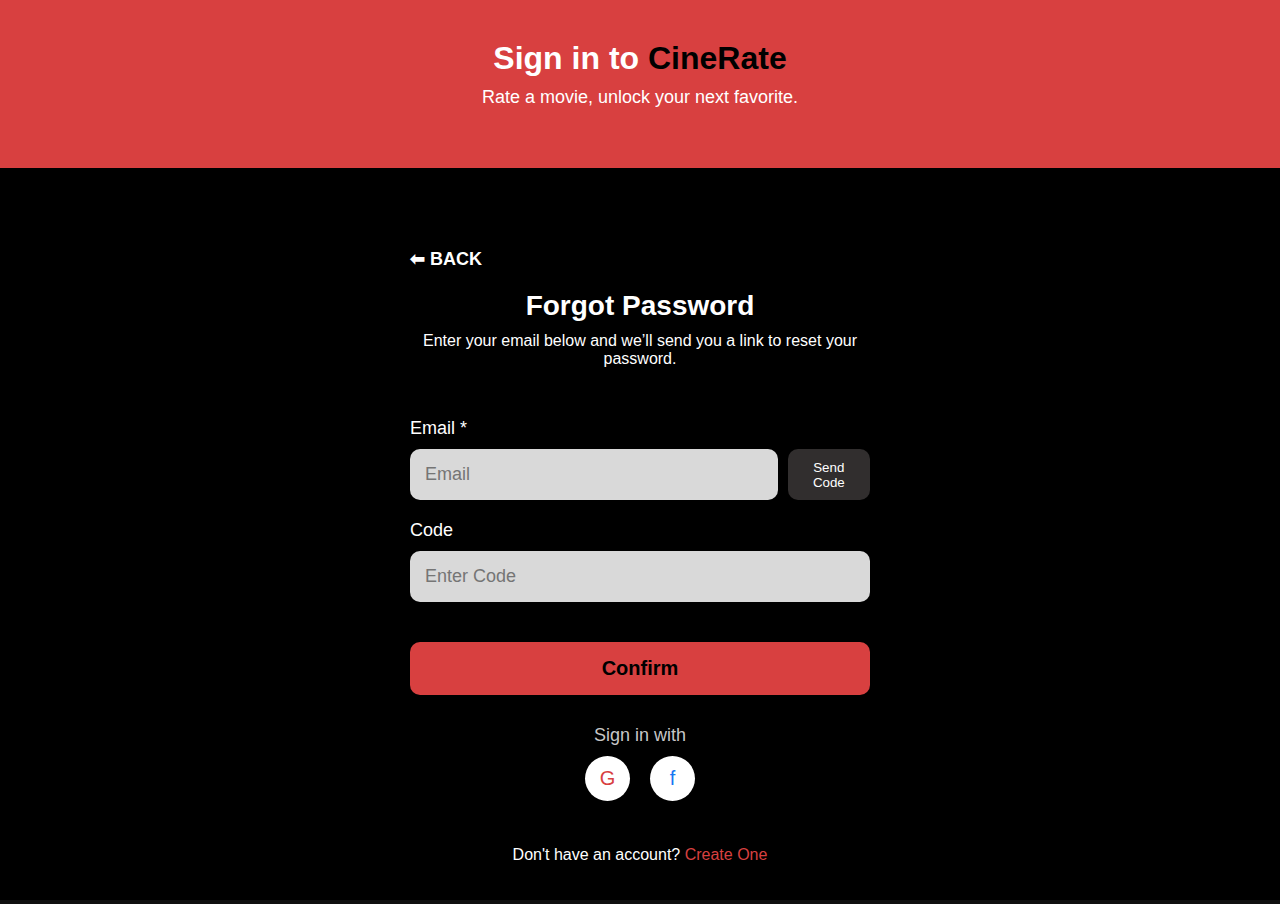
<file: Platform_filmrating/pages/forgot-password.html>
<!DOCTYPE html>
<html>
  <head>
    <meta charset="utf-8" />
    <meta name="viewport" content="width=device-width, initial-scale=1" />
    <title>CineRate - Forgot Password</title>
    <link rel="stylesheet" href="../assets/style/style.css" />
  </head>

  <body>
    <header class="header">
      <h2>Sign in to <span class="brand">CineRate</span></h2>
      <p>Rate a movie, unlock your next favorite.</p>
    </header>

    <main class="container">
      <a href="login.html" class="back-btn">⬅ BACK</a>

      <h1 class="title">Forgot Password</h1>
      <p class="subtitle">
        Enter your email below and we’ll send you a link to reset your password.
      </p>

      <form class="form" action="new-password.html" method="get">
        <label>Email *</label>
        <div class="input-row">
          <input type="email" placeholder="Email" required />
          <button type="button" class="send-code">Send Code</button>
        </div>

        <label>Code</label>
        <input type="text" placeholder="Enter Code" required />

        <button type="submit" class="confirm-btn">Confirm</button>
      </form>

      <div class="divider">
        <span>Sign in with</span>
      </div>

      <div class="social">
        <button class="google">G</button>
        <button class="facebook">f</button>
      </div>

      <p class="signup">
        Don't have an account?
        <a href="register.html" class="create">Create One</a>
      </p>
    </main>
  </body>
</html>
</file>
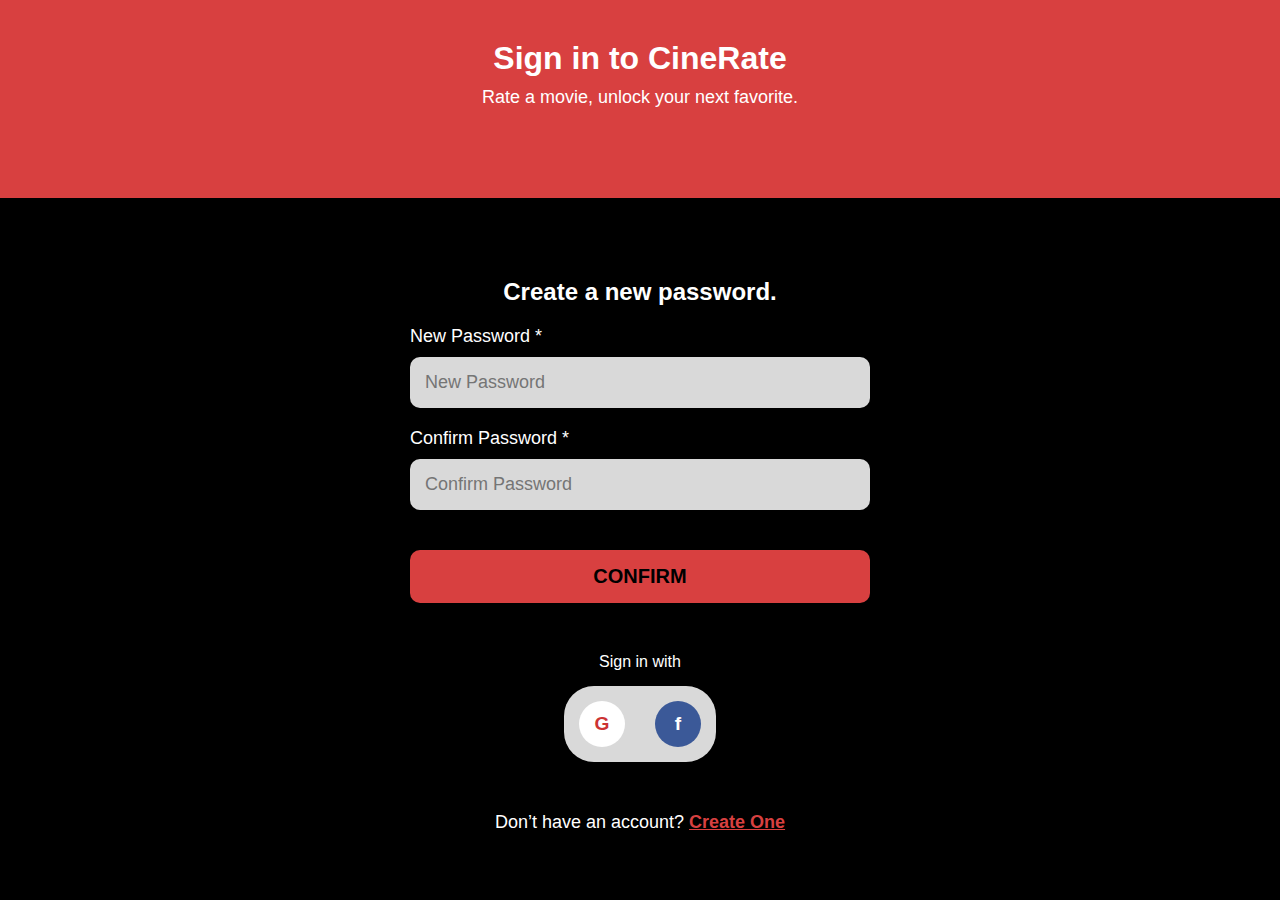
<file: Platform_filmrating/pages/new-password.html>
<!DOCTYPE html>
<html lang="en">
<head>
  <meta charset="UTF-8" />
  <meta name="viewport" content="width=device-width, initial-scale=1.0" />
  <title>Create New Password</title>
  <link rel="stylesheet" href="../assets/style/style.css" />
</head>

<body>
  <div class="header">
    <h1>Sign in to CineRate</h1>
    <p class="subtitle">Rate a movie, unlock your next favorite.</p>
  </div>

  <div class="container">

    <h2>Create a new password.</h2>

    <form class="form">

      <label>New Password *</label>
      <input type="password" placeholder="New Password" required />

      <label>Confirm Password *</label>
      <input type="password" placeholder="Confirm Password" required />

      <button class="confirm-btn">CONFIRM</button>

    </form>

    <div class="social-login">
      <p>Sign in with</p>
      <div class="social-buttons">
        <button class="google">G</button>
        <button class="facebook">f</button>
      </div>
    </div>

    <p class="bottom-text">
      Don’t have an account?
      <a href="register.html">Create One</a>
    </p>

  </div>
</body>
</html>
</file>
<file: Platform_filmrating/assets/style/style.css>
/* ===== STYLES ===== */

@import "login.css";
@import "register.css";
@import "userlogin.css";
@import "forgot-password.css";
@import "new-password.css";
@import "ui.css";
@import "star-rating.css";

/* ===== RESET ===== */
* {
  margin: 0;
  padding: 0;
  box-sizing: border-box;
  font-family: 'Poppins', sans-serif;
}

/* ===== BODY ===== */
body {
  background-color: #000;
  color: #fff;
  overflow-x: hidden;
}

/* ===== NAVBAR ===== */
.navbar {
  position: fixed;
  top: 0;
  width: 100%;
  padding: 12px 60px;
  display: flex;
  justify-content: space-between;
  align-items: center;
  background: rgba(10, 10, 10, 0.75);
  backdrop-filter: blur(10px);
  z-index: 10;
  box-shadow: 0 2px 10px rgba(0,0,0,0.5);
}

/* Default Star Styles */
.star {
  font-size: 30px;
  color: gray; 
  cursor: pointer;
}

.star.hover {
  color: gold; 
}

.star.selected {
  color: gold; 
}

.icons {
  margin-bottom: 20px;
}

#watchlist {
  cursor: pointer;
}

#watchlist.active {
  color: gold;
}


#pin {
  font-size: 24px;
  cursor: pointer;
  color: gray;
  transition: 0.2s;
}

#pin.active {
  color: red;
}


.logo img {
  height: 80px;
  width: auto;
  display: block;
  object-fit: contain;
  filter: drop-shadow(0 0 6px rgba(255, 255, 255, 0.3));
}

.search-container {
  position: relative;
  display: flex;
  align-items: center;
  margin-left: auto;
  margin-right: 25px;
}

.search-container label { display: none; }
.search-container::before,
.search-container::after { content: none !important; }

.search-bar {
  width: 260px;
  padding: 10px 45px 10px 18px;
  border-radius: 30px;
  border: 1px solid #555;
  background-color: rgba(255, 255, 255, 0.1);
  color: white;
  outline: none;
  transition: 0.3s ease;
}

.search-bar::placeholder {
  color: #ccc;
}

.search-bar:focus {
  background-color: rgba(255, 255, 255, 0.2);
  border-color: #e50914;
}

.search-icon {
  position: absolute;
  right: 18px;
  color: #aaa;
  pointer-events: none;
}

.nav-buttons .btn {
  margin-left: 12px;
  border: none;
  padding: 10px 18px;
  border-radius: 25px;
  cursor: pointer;
  transition: 0.3s;
  font-weight: 600;
  letter-spacing: 0.5px;
}


.sign-in {
  background: transparent;
  color: white;
  border: 1px solid white;
}

.register {
  background: #e50914;
  color: white;
}

.sign-in:hover {
  background: rgba(255,255,255,0.2);
}

.register:hover {
  background: #ff1b24;
}

/* ===== HERO SECTION ===== */
.hero {
  height: 100vh;
  width: 100%;
  background-size: cover;
  background-position: center;
  position: relative;
  transition: background-image 1s ease-in-out;
}

.overlay {
  position: absolute;
  top: 0;
  left: 0;
  width: 100%;
  height: 100%;
  background: linear-gradient(to bottom, rgba(0, 0, 0, 0.2), rgba(0, 0, 0, 0.85));
  z-index: 1;
}

.hero-content {
  position: relative;
  display: flex;
  justify-content: space-between;
  align-items: center;
  height: 100%;
  padding: 0 90px;
  z-index: 2;
}

/* ===== MOVIE INFO ===== */
.movie-info {
  max-width: 520px;
  animation: fadeIn 1s ease forwards;
}

.movie-info h1 {
  font-size: 4em;
  margin-bottom: 10px;
  color: #fff;
  text-shadow: 0 0 10px rgba(255, 255, 255, 0.4);
}

.movie-info p {
  margin: 8px 0;
  font-size: 1.05em;
  color: #ddd;
}

.movie-info a {
  color: #4da6ff;
  text-decoration: none;
  transition: 0.3s;
}

.movie-info a:hover {
  color: #81c8ff;
  text-decoration: underline;
}

#movie-description {
  display: block;
  color: #ccc;
  font-style: italic;
  line-height: 1.5;
  margin-top: 5px;
}

.icons i {
  margin-right: 12px;
  cursor: pointer;
  font-size: 22px;
  color: #e0e0e0;
  transition: 0.3s;
}

.icons i:hover {
  color: #ff4040;
  transform: scale(1.1);
}

.rating {
  margin-top: 10px;
}

.rating span {
  color: gold;
  font-size: 22px;
}

/* ===== CAROUSEL ===== */
.carousel {
  position: relative;
  width: 720px;
  text-align: center;
  padding-bottom: 60px;
}

.carousel-track {
  display: flex;
  gap: 30px;
  transition: transform 0.5s ease;
}

.carousel-item {
  width: 180px;
  height: 260px;
  border-radius: 12px;
  opacity: 0.6;
  cursor: pointer;
  transition: transform 0.4s ease, opacity 0.4s ease, box-shadow 0.4s ease;
  filter: brightness(0.9);
}

.carousel-item:hover {
  transform: scale(1.15);
  opacity: 1;
  filter: brightness(1);
}

.carousel-item.active {
  transform: scale(1.25);
  opacity: 1;
  border: 2px solid #fff;
  box-shadow: 0 0 25px rgba(255, 255, 255, 0.8);
}

/* ===== DOTS ===== */
.dots {
  position: relative;
  margin-top: 40px;
  display: flex;
  justify-content: center;
  gap: 10px;
  z-index: 5;
}

.dot {
  height: 12px;
  width: 12px;
  background-color: rgba(255,255,255,0.4);
  border-radius: 50%;
  cursor: pointer;
  transition: background-color 0.3s, transform 0.2s;
}

.dot.active {
  background-color: #fff;
  transform: scale(1.3);
}



/* ===== ANIMATIONS ===== */
@keyframes fadeIn {
  from { opacity: 0; transform: translateY(10px); }
  to { opacity: 1; transform: translateY(0); }
}

/* ===== RESPONSIVE ===== */
@media (max-width: 992px) {
  .hero-content {
    flex-direction: column;
    text-align: center;
    padding: 0 30px;
  }

  .carousel {
    width: 100%;
    margin-top: 20px;
  }

  .movie-info h1 {
    font-size: 3em;
  }
}

@media (max-width: 600px) {
  .search-bar {
    width: 180px;
  }

  .movie-info h1 {
    font-size: 2.2em;
  }

  .carousel-item {
    width: 140px;
    height: 200px;
  }
}
</file>
